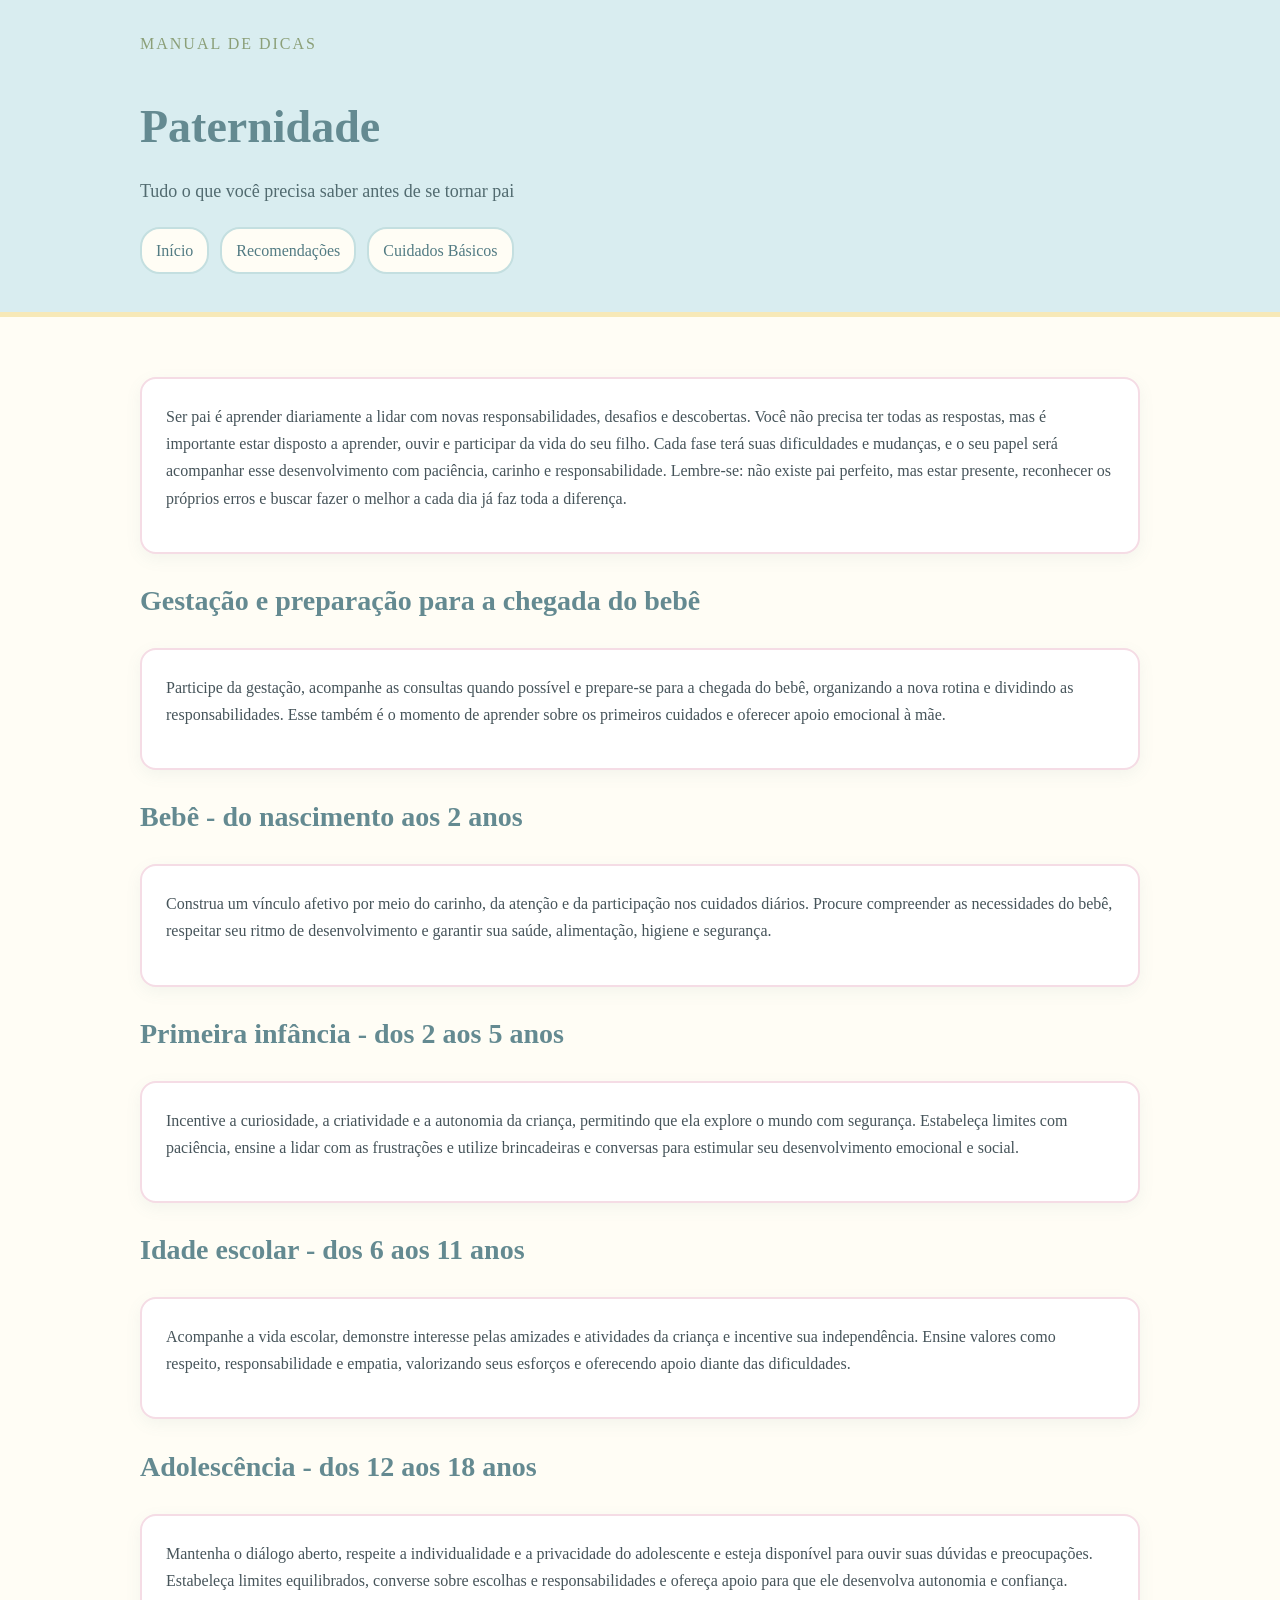
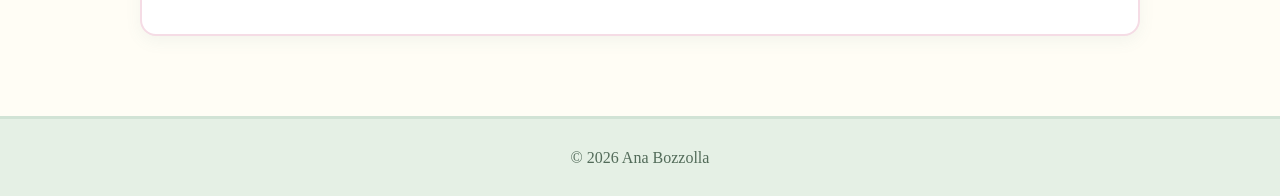
<file: index.html>
<!DOCTYPE html>
<html lang="pt-br">
<head>
    <meta charset="UTF-8">
    <meta name="viewport" content="width=device-width, initial-scale=1.0">
    <title>Paternidade | Início</title>
    <link rel="stylesheet" href="./style/style.css">
</head>
<body>
    <header class="cabecalho">
        <div class="container">
            <p class="etiqueta">Manual de Dicas</p>

            <h1>Paternidade</h1>

            <p class="subtitulo">
                Tudo o que você precisa saber antes de se tornar pai
            </p>

            <nav class="menu-principal">
                <ul class="menu-lista">
                    <li> <a class="menu-link" href="index.html">Início</a> </li>
                    <li> <a class="menu-link" href="./pages/recomendacoes.html">Recomendações</a> </li>
                    <li> <a class="menu-link" href="./pages/cuidados.html">Cuidados Básicos</a> </li>
                </ul>
            </nav>

        </div>

    </header>

    
    <main>
        <section class="secao"> 
            <div class="container">
                <div class="grade-cards">
                    <article class="card">
                        <p>
                            
                            Ser pai é aprender diariamente a lidar com novas responsabilidades, desafios e descobertas. 
                            Você não precisa ter todas as respostas, mas é importante estar disposto a aprender, ouvir e 
                            participar da vida do seu filho. Cada fase terá suas dificuldades e mudanças, e o seu papel será 
                            acompanhar esse desenvolvimento com paciência, carinho e responsabilidade. Lembre-se: não existe 
                            pai perfeito, mas estar presente, reconhecer os próprios erros e buscar fazer o melhor a cada dia 
                            já faz toda a diferença.
                        </p>
                         </div>
                    </article>
                    <h2>Gestação e preparação para a chegada do bebê</h2>
                     <article class="card">
                        
                        <p>
                            Participe da gestação, acompanhe as consultas quando possível e prepare-se para a chegada do bebê, 
                            organizando a nova rotina e dividindo as responsabilidades. Esse também é o momento de aprender sobre 
                            os primeiros cuidados e oferecer apoio emocional à mãe.
                        </p>
                    </article>
                    <h2>Bebê - do nascimento aos 2 anos</h2>
                     <article class="card">
                        
                        <p>
                            Construa um vínculo afetivo por meio do carinho, da atenção e da participação nos cuidados diários. 
                            Procure compreender as necessidades do bebê, respeitar seu ritmo de desenvolvimento e garantir sua saúde, 
                            alimentação, higiene e segurança.
                        </p>
                    </article>
                    <h2>Primeira infância - dos 2 aos 5 anos</h2>
                     <article class="card">
                        
                        <p>
                            Incentive a curiosidade, a criatividade e a autonomia da criança, permitindo que ela explore o mundo com segurança. 
                            Estabeleça limites com paciência, ensine a lidar com as frustrações e utilize brincadeiras e conversas para estimular 
                            seu desenvolvimento emocional e social.
                        </p>
                    </article>
                    <h2>Idade escolar - dos 6 aos 11 anos</h2>
                     <article class="card">
                        
                        <p>
                            Acompanhe a vida escolar, demonstre interesse pelas amizades e atividades da criança e incentive sua independência. 
                            Ensine valores como respeito, responsabilidade e empatia, valorizando seus esforços e oferecendo apoio diante das 
                            dificuldades.
                        </p>
                    </article>
                    <h2>Adolescência - dos 12 aos 18 anos</h2>
                     <article class="card">
                        
                        <p>
                            Mantenha o diálogo aberto, respeite a individualidade e a privacidade do adolescente e esteja disponível para ouvir 
                            suas dúvidas e preocupações. Estabeleça limites equilibrados, converse sobre escolhas e responsabilidades e ofereça 
                            apoio para que ele desenvolva autonomia e confiança.
                        </p>
               
    </main>
    <footer class="rodape">
        <div class="container">
            <p>&copy; 2026 Ana Bozzolla</p>
        </div>
    </footer>

</body>
</html>
</file>
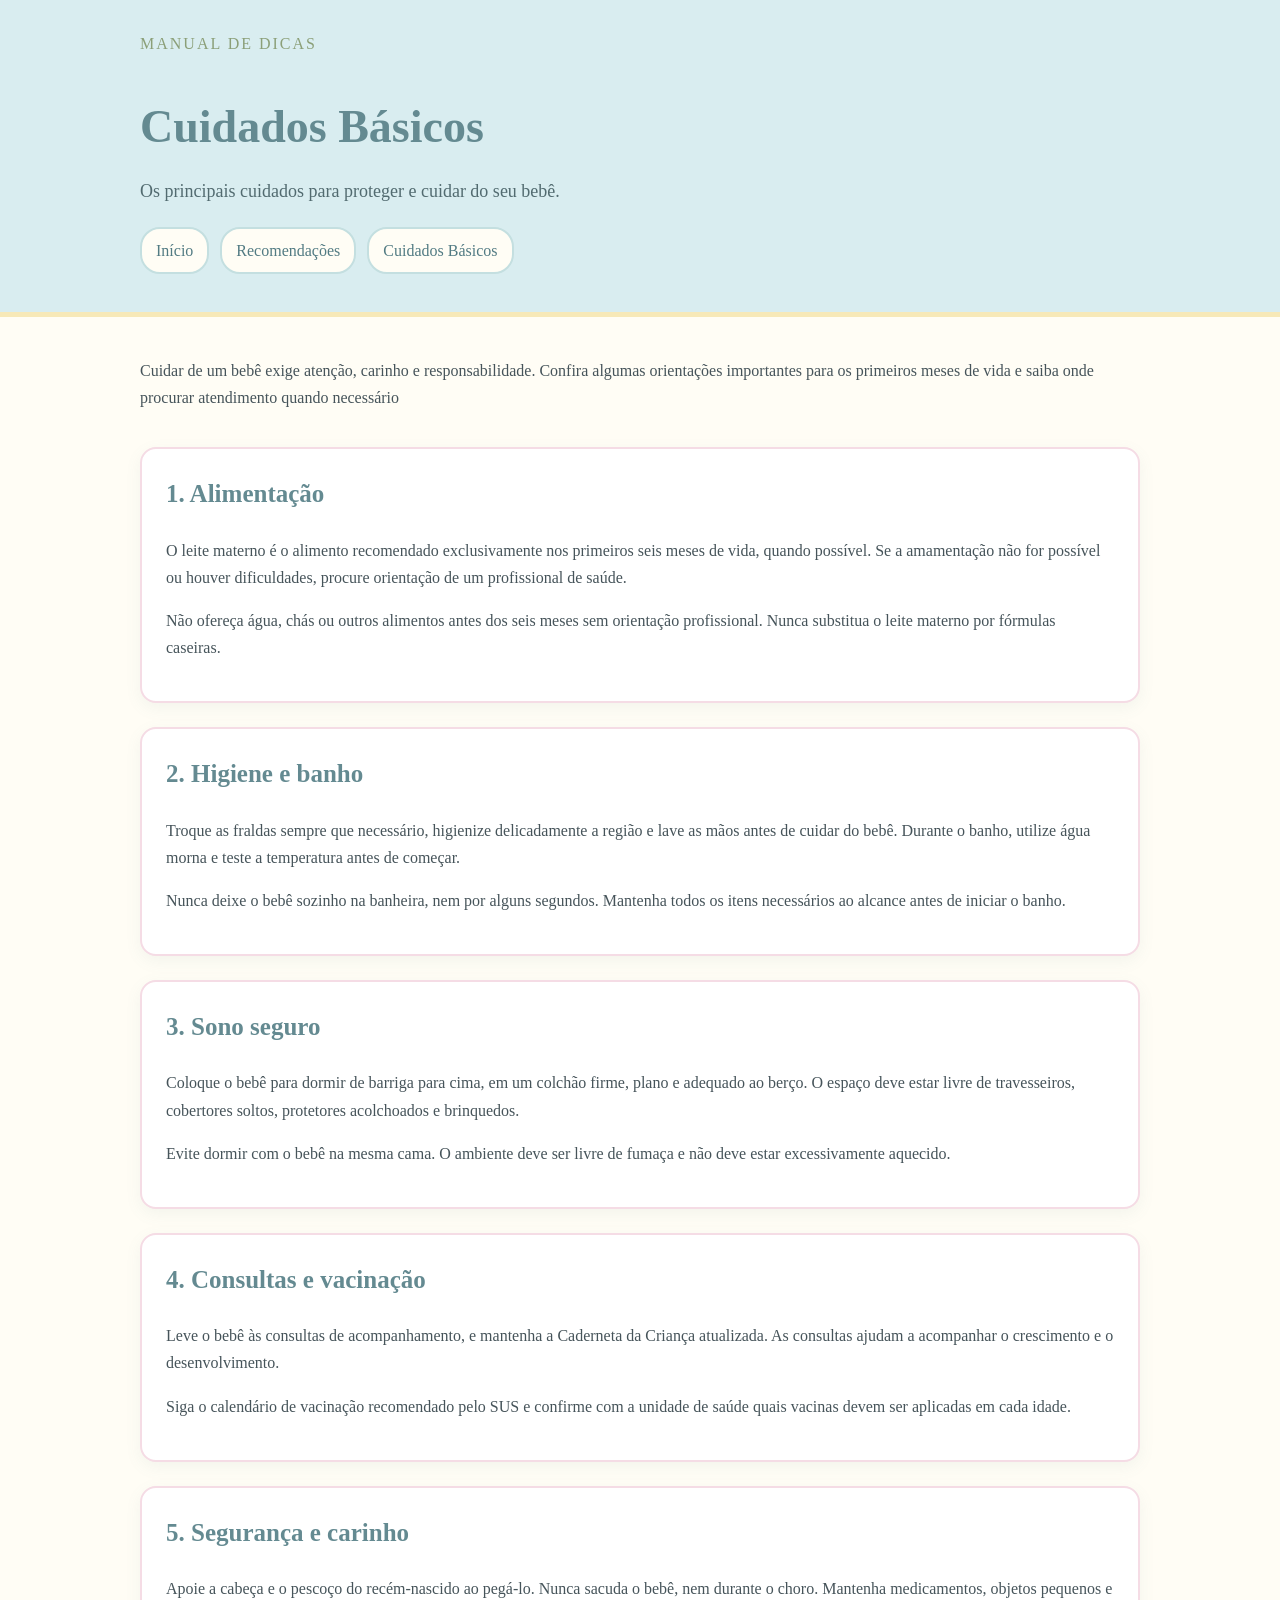
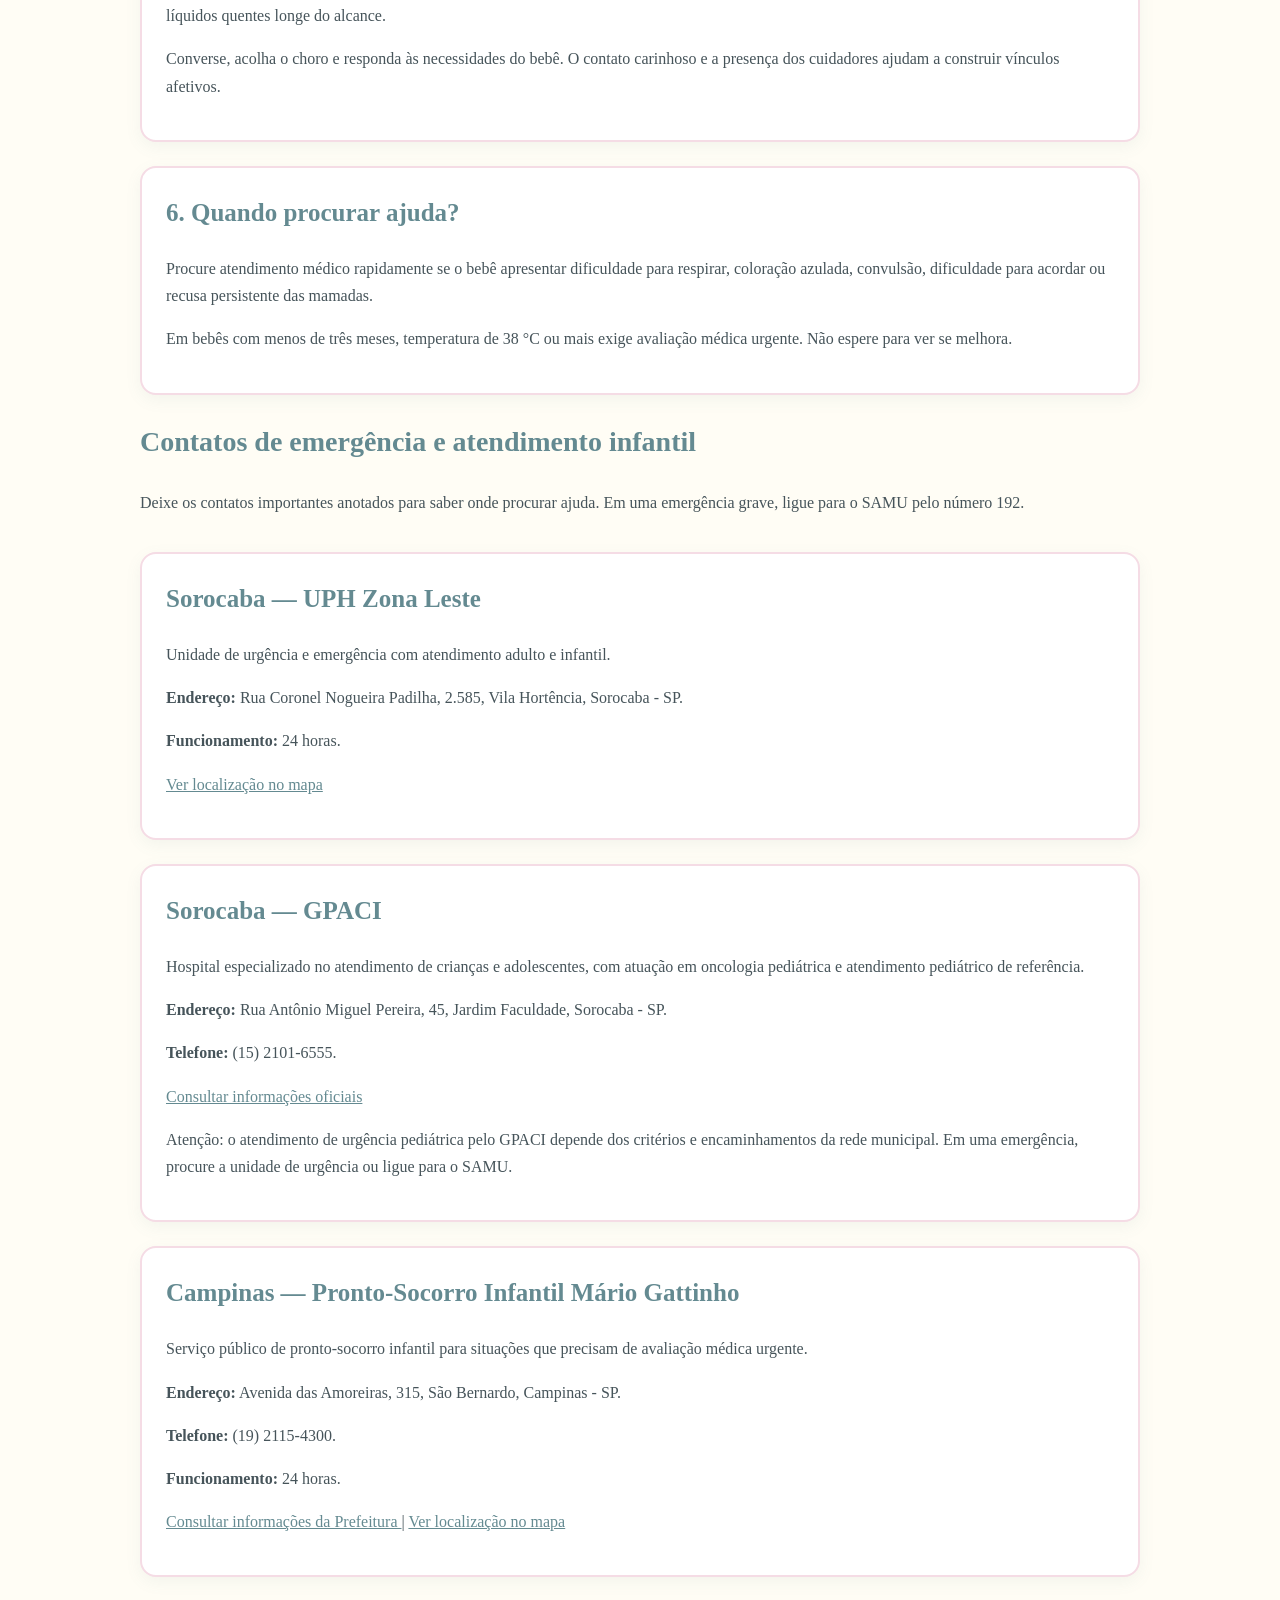
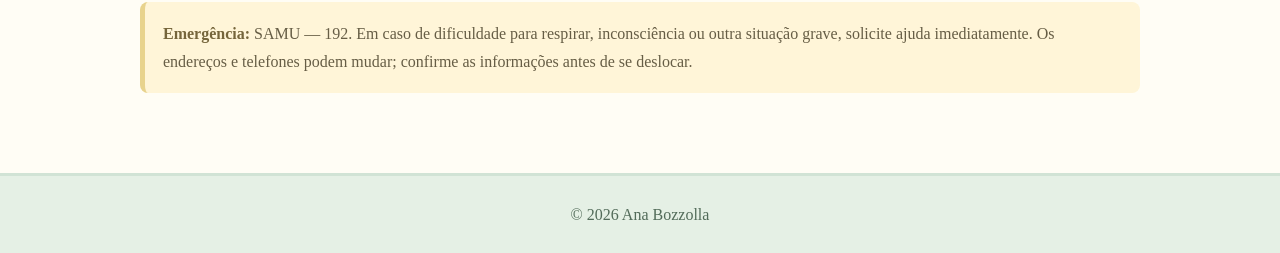
<file: pages/cuidados.html>
<!DOCTYPE html>
<html lang="pt-br">
<head>
    <meta charset="UTF-8">
    <meta name="viewport" content="width=device-width, initial-scale=1.0">
    <title>Paternidade | Cuidados Básicos</title>
    <link rel="stylesheet" href="../style/style.css">
</head>

<body>

    <header class="cabecalho">
        <div class="container">
            <p class="etiqueta">Manual de Dicas</p>

            <h1>Cuidados Básicos</h1>

            <p class="subtitulo">
                Os principais cuidados para proteger e cuidar do seu bebê.
            </p>

            <nav class="menu-principal">
                <ul class="menu-lista">
                    <li><a class="menu-link" href="../index.html">Início</a></li>
                    <li><a class="menu-link" href="./recomendacoes.html">Recomendações</a></li>
                    <li><a class="menu-link" href="./cuidados.html">Cuidados Básicos</a></li>
                </ul>
            </nav>
        </div>
    </header>

    <main>
        <section class="secao">
            <div class="container">

                <p>
                    Cuidar de um bebê exige atenção, carinho e responsabilidade.
                    Confira algumas orientações importantes para os primeiros meses
                    de vida e saiba onde procurar atendimento quando necessário
                </p>

                <div class="grade-cards">

                    <article class="card">
                        <h2>1. Alimentação</h2>
                        <p>
                            O leite materno é o alimento recomendado exclusivamente
                            nos primeiros seis meses de vida, quando possível.
                            Se a amamentação não for possível ou houver dificuldades,
                            procure orientação de um profissional de saúde.
                        </p>
                        <p>
                            Não ofereça água, chás ou outros alimentos antes dos
                            seis meses sem orientação profissional. Nunca substitua
                            o leite materno por fórmulas caseiras.
                        </p>
                    </article>

                    <article class="card">
                        <h2>2. Higiene e banho</h2>
                        <p>
                            Troque as fraldas sempre que necessário, higienize
                            delicadamente a região e lave as mãos antes de cuidar
                            do bebê. Durante o banho, utilize água morna e teste
                            a temperatura antes de começar.
                        </p>
                        <p>
                            Nunca deixe o bebê sozinho na banheira, nem por alguns
                            segundos. Mantenha todos os itens necessários ao alcance
                            antes de iniciar o banho.
                        </p>
                    </article>

                    <article class="card">
                        <h2>3. Sono seguro</h2>
                        <p>
                            Coloque o bebê para dormir de barriga para cima,
                            em um colchão firme, plano e adequado ao berço.
                            O espaço deve estar livre de travesseiros, cobertores
                            soltos, protetores acolchoados e brinquedos.
                        </p>
                        <p>
                            Evite dormir com o bebê na mesma cama. O ambiente
                            deve ser livre de fumaça e não deve estar excessivamente
                            aquecido.
                        </p>
                    </article>

                    <article class="card">
                        <h2>4. Consultas e vacinação</h2>
                        <p>
                            Leve o bebê às consultas de acompanhamento, e mantenha a 
                            Caderneta da Criança atualizada. As consultas ajudam a 
                            acompanhar o crescimento e o desenvolvimento.
                        </p>
                        <p>
                            Siga o calendário de vacinação recomendado pelo SUS
                            e confirme com a unidade de saúde quais vacinas devem
                            ser aplicadas em cada idade.
                        </p>
                    </article>

                    <article class="card">
                        <h2>5. Segurança e carinho</h2>
                        <p>
                            Apoie a cabeça e o pescoço do recém-nascido ao pegá-lo.
                            Nunca sacuda o bebê, nem durante o choro. Mantenha
                            medicamentos, objetos pequenos e líquidos quentes
                            longe do alcance.
                        </p>
                        <p>
                            Converse, acolha o choro e responda às necessidades
                            do bebê. O contato carinhoso e a presença dos cuidadores
                            ajudam a construir vínculos afetivos.
                        </p>
                    </article>

                    <article class="card">
                        <h2>6. Quando procurar ajuda?</h2>
                        <p>
                            Procure atendimento médico rapidamente se o bebê
                            apresentar dificuldade para respirar, coloração azulada,
                            convulsão, dificuldade para acordar ou recusa persistente
                            das mamadas.
                        </p>
                        <p>
                            Em bebês com menos de três meses, temperatura de
                            38 °C ou mais exige avaliação médica urgente.
                            Não espere para ver se melhora.
                        </p>
                    </article>

                </div>

                <h2>Contatos de emergência e atendimento infantil</h2>

                <p>
                    Deixe os contatos importantes anotados para saber onde procurar
                    ajuda. Em uma emergência grave, ligue para o SAMU pelo número 192.
                </p>

                <div class="grade-cards">

                    <article class="card">
                        <h2>Sorocaba — UPH Zona Leste</h2>
                        <p>
                            Unidade de urgência e emergência com atendimento
                            adulto e infantil.
                        </p>
                        <p>
                            <strong>Endereço:</strong> Rua Coronel Nogueira Padilha,
                            2.585, Vila Hortência, Sorocaba - SP.
                        </p>
                        <p>
                            <strong>Funcionamento:</strong> 24 horas.
                        </p>
                        <p>
                            <a href="https://www.google.com/maps/search/?api=1&query=UPH+Zona+Leste+Sorocaba"
                               target="_blank">
                                Ver localização no mapa
                            </a>
                        </p>
                    </article>

                    <article class="card">
                        <h2>Sorocaba — GPACI</h2>
                        <p>
                            Hospital especializado no atendimento de crianças
                            e adolescentes, com atuação em oncologia pediátrica
                            e atendimento pediátrico de referência.
                        </p>
                        <p>
                            <strong>Endereço:</strong> Rua Antônio Miguel Pereira,
                            45, Jardim Faculdade, Sorocaba - SP.
                        </p>
                        <p>
                            <strong>Telefone:</strong> (15) 2101-6555.
                        </p>
                        <p>
                            <a href="https://www.gpaci.org.br/sobre"
                               target="_blank">
                                Consultar informações oficiais
                            </a>
                        </p>
                        <p>
                            Atenção: o atendimento de urgência pediátrica pelo
                            GPACI depende dos critérios e encaminhamentos da
                            rede municipal. Em uma emergência, procure a unidade
                            de urgência ou ligue para o SAMU.
                        </p>
                    </article>

                    <article class="card">
                        <h2>Campinas — Pronto-Socorro Infantil Mário Gattinho</h2>
                        <p>
                            Serviço público de pronto-socorro infantil para
                            situações que precisam de avaliação médica urgente.
                        </p>
                        <p>
                            <strong>Endereço:</strong> Avenida das Amoreiras,
                            315, São Bernardo, Campinas - SP.
                        </p>
                        <p>
                            <strong>Telefone:</strong> (19) 2115-4300.
                        </p>
                        <p>
                            <strong>Funcionamento:</strong> 24 horas.
                        </p>
                        <p>
                            <a href="https://campinas.sp.gov.br/servico/passar-em-atendimento-em-pronto-socorro"
                               target="_blank">
                                Consultar informações da Prefeitura
                            </a>
                            |
                            <a href="https://www.google.com/maps/search/?api=1&query=Pronto+Socorro+Infantil+Mario+Gattinho+Campinas"
                               target="_blank">
                                Ver localização no mapa
                            </a>
                        </p>
                    </article>

                </div>

                <div class="aviso">
                    <strong>Emergência:</strong>
                    SAMU — 192. Em caso de dificuldade para respirar,
                    inconsciência ou outra situação grave, solicite ajuda
                    imediatamente. Os endereços e telefones podem mudar;
                    confirme as informações antes de se deslocar.
                </div>

            </div>
        </section>
    </main>

    <footer class="rodape">
        <div class="container">
            <p>&copy; 2026 Ana Bozzolla</p>
        </div>
    </footer>

</body>
</html>
</file>
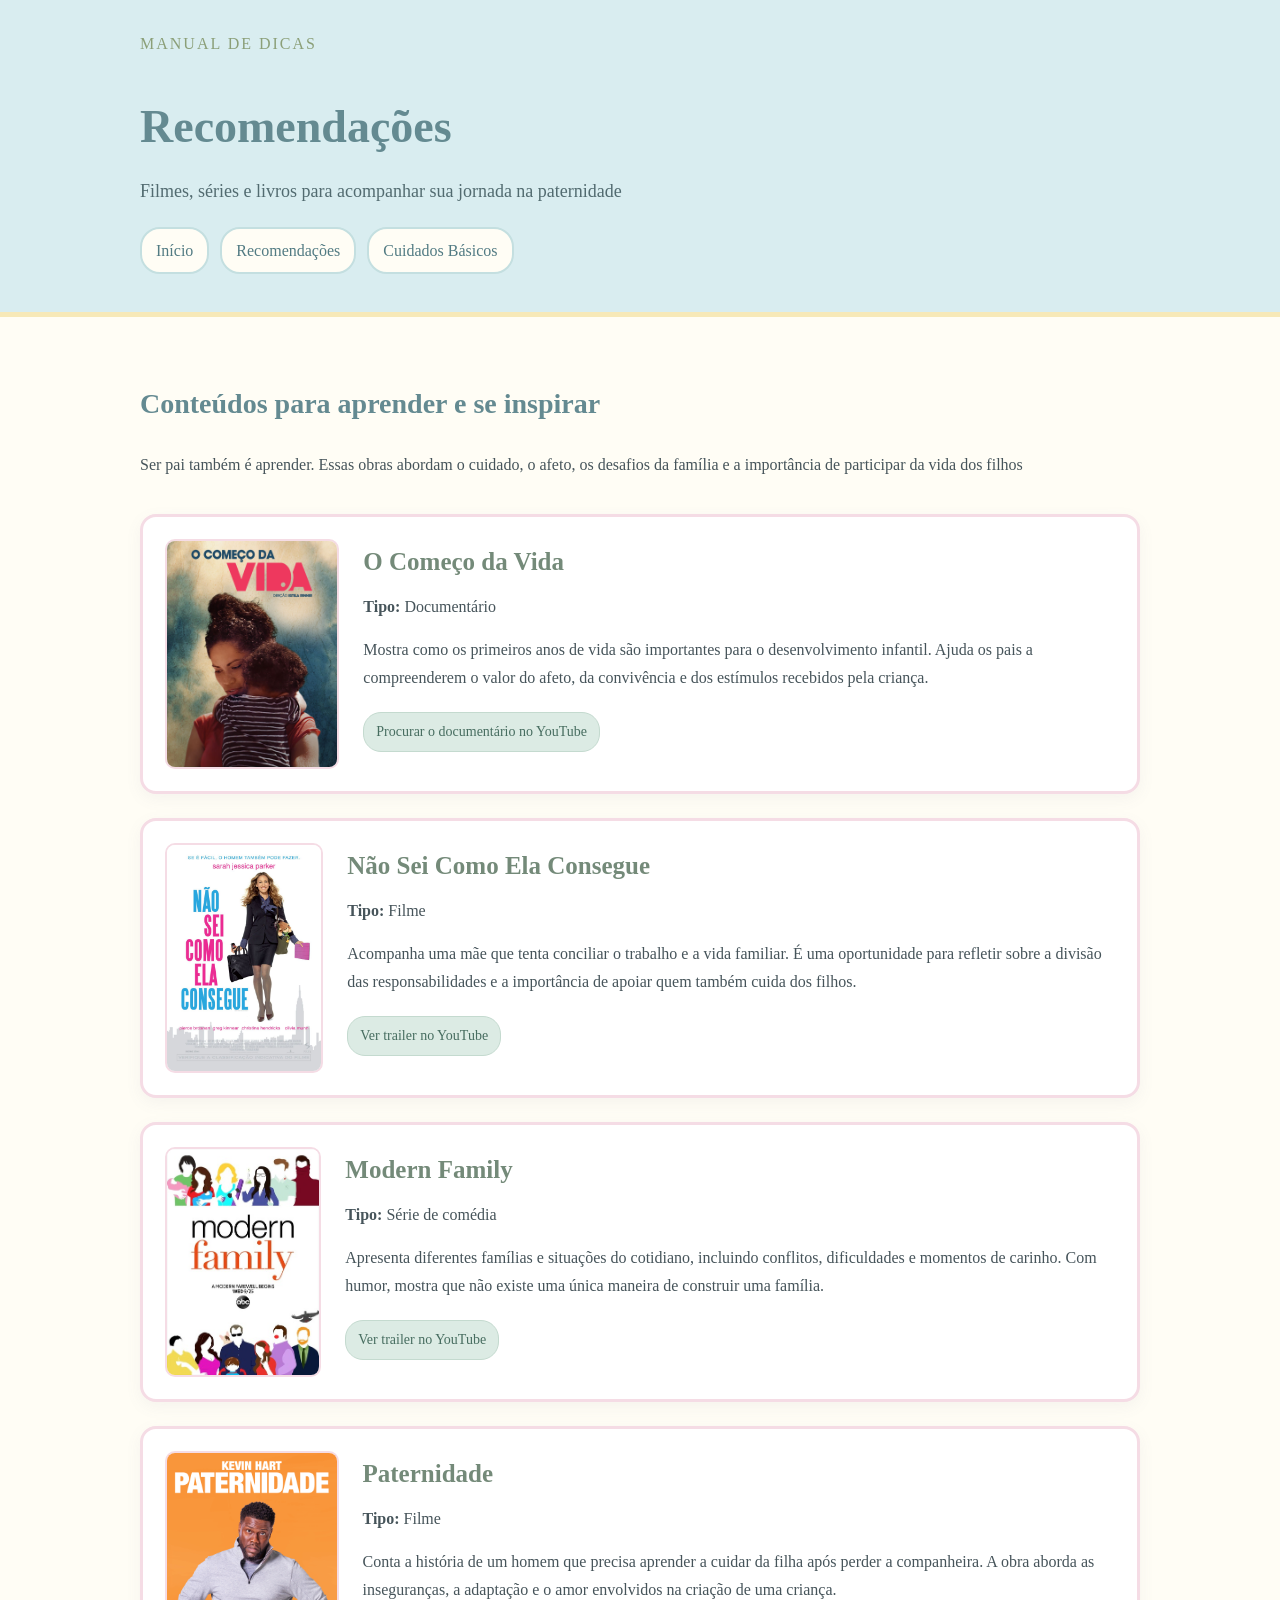
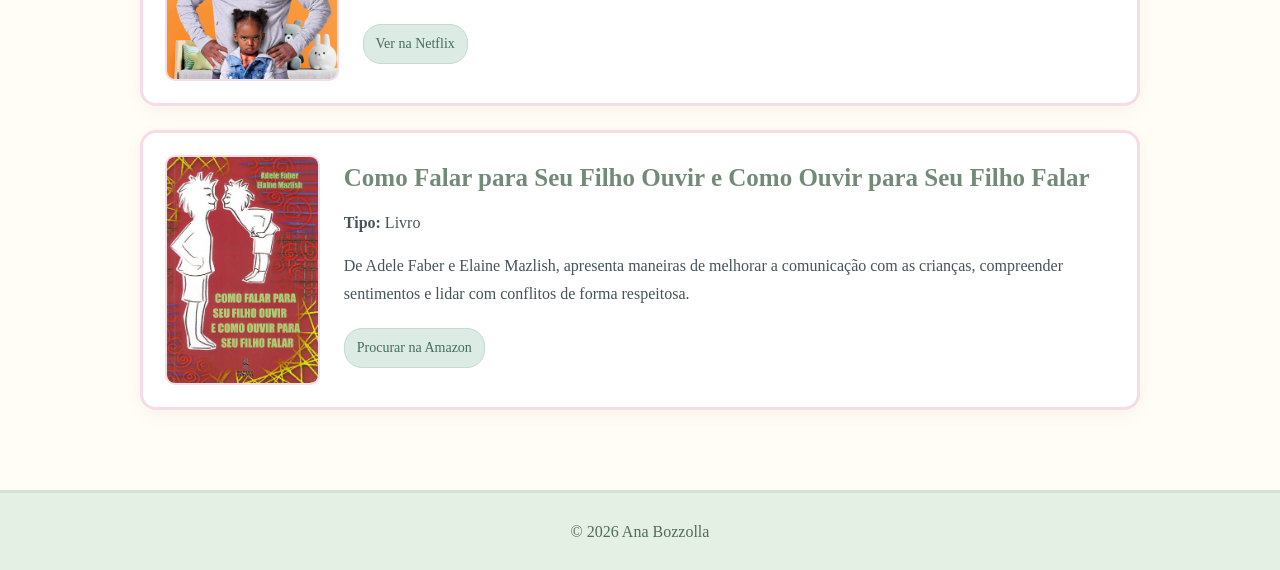
<file: pages/recomendacoes.html>
<!DOCTYPE html>
<html lang="pt-br">
<head>
    <meta charset="UTF-8">
    <meta name="viewport" content="width=device-width, initial-scale=1.0">
    <title>Paternidade | Recomendações</title>
    <link rel="stylesheet" href="../style/style.css">
</head>

<body>

    <header class="cabecalho">
        <div class="container">

            <p class="etiqueta">Manual de Dicas</p>

            <h1>Recomendações</h1>

            <p class="subtitulo">
                Filmes, séries e livros para acompanhar sua jornada na paternidade
            </p>

            <nav class="menu-principal">
                <ul class="menu-lista">
                    <li><a class="menu-link" href="../index.html">Início</a></li>
                    <li><a class="menu-link" href="./recomendacoes.html">Recomendações</a></li>
                    <li><a class="menu-link" href="./cuidados.html">Cuidados Básicos</a></li>
                </ul>
            </nav>

        </div>
    </header>

    <main>
        <section class="secao">
            <div class="container">

                <h2>Conteúdos para aprender e se inspirar</h2>

                <p>
                    Ser pai também é aprender. Essas obras abordam o cuidado,
                    o afeto, os desafios da família e a importância de participar
                    da vida dos filhos
                </p>

                <div class="lista-recomendacoes">

                    <article class="recomendacao">
                        <img src="../img/filme1.jpg"
                             alt="Cartaz do documentário O Começo da Vida">

                        <div class="texto-recomendacao">
                            <h2>O Começo da Vida</h2>
                            <p><strong>Tipo:</strong> Documentário</p>
                            <p>
                                Mostra como os primeiros anos de vida são importantes
                                para o desenvolvimento infantil. Ajuda os pais a
                                compreenderem o valor do afeto, da convivência e
                                dos estímulos recebidos pela criança.
                            </p>

                            
                            <p>
                                <a href="https://www.youtube.com/results?search_query=O+Come%C3%A7o+da+Vida+document%C3%A1rio+oficial"
                                    target="_blank"> Procurar o documentário no YouTube </a>
                                </p>
                        </div>
                    </article>

                    <article class="recomendacao">
                        <img src="../img/filme2.jpeg"
                             alt="Cartaz do filme Não Sei Como Ela Consegue">

                        <div class="texto-recomendacao">
                            <h2>Não Sei Como Ela Consegue</h2>
                            <p><strong>Tipo:</strong> Filme</p>
                            <p>
                                Acompanha uma mãe que tenta conciliar o trabalho
                                e a vida familiar. É uma oportunidade para refletir
                                sobre a divisão das responsabilidades e a importância
                                de apoiar quem também cuida dos filhos.
                            </p>
                            
                            <p>
                                <a href="https://www.youtube.com/results?search_query=N%C3%A3o+Sei+Como+Ela+Consegue+trailer+oficial"
                                target="_blank"> Ver trailer no YouTube </a> 
                            </p>

                        </div>
                    </article>

                    <article class="recomendacao">
                        <img src="../img/filme3.jpeg"
                             alt="Imagem de divulgação da série Modern Family">

                        <div class="texto-recomendacao">
                            <h2>Modern Family</h2>
                            <p><strong>Tipo:</strong> Série de comédia</p>
                            <p>
                                Apresenta diferentes famílias e situações do cotidiano,
                                incluindo conflitos, dificuldades e momentos de carinho.
                                Com humor, mostra que não existe uma única maneira de
                                construir uma família.
                            </p>

                            <p>
                                <a href="https://www.youtube.com/results?search_query=Modern+Family+trailer+oficial"
                                target="_blank">
                                    Ver trailer no YouTube</a>
                            </p>

                        </div>
                    </article>

                    <article class="recomendacao">
                        <img src="../img/filme4.jpeg"
                             alt="Cartaz do filme Paternidade">

                        <div class="texto-recomendacao">
                            <h2>Paternidade</h2>
                            <p><strong>Tipo:</strong> Filme</p>
                            <p>
                                Conta a história de um homem que precisa aprender a
                                cuidar da filha após perder a companheira. A obra aborda
                                as inseguranças, a adaptação e o amor envolvidos na
                                criação de uma criança.
                            </p>

                            <p>
                                <a href="https://www.netflix.com/br/title/81435227"
                                target="_blank"> Ver na Netflix </a>
                            </p>

                        </div>
                    </article>

                    <article class="recomendacao">
                        <img src="../img/livro1.jpeg"
                             alt="Capa do livro Como Falar para Seu Filho Ouvir e Como Ouvir para Seu Filho Falar">

                        <div class="texto-recomendacao">
                            <h2>Como Falar para Seu Filho Ouvir e Como Ouvir para Seu Filho Falar</h2>
                            <p><strong>Tipo:</strong> Livro</p>
                            <p>
                                De Adele Faber e Elaine Mazlish, apresenta maneiras
                                de melhorar a comunicação com as crianças, compreender
                                sentimentos e lidar com conflitos de forma respeitosa.
                            </p>

                            <p>
                                <a href="https://www.amazon.com.br/s?k=Como+Falar+para+Seu+Filho+Ouvir"
                                target="_blank"> Procurar na Amazon </a>
                            </p>

                        </div>
                    </article>

                </div>
            </div>
        </section>
    </main>

    <footer class="rodape">
        <div class="container">
            <p>&copy; 2026 Ana Bozzolla</p>
        </div>
    </footer>

</body>
</html>
</file>
<file: style/style.css>
* {
    box-sizing: border-box;
}

body {
    margin: 0;
    background-color: #fffdf5;
    color: #46545a;

    font-family: Georgia, Times, 'Times New Roman', serif;
    font-size: 16px;
    line-height: 1.7;
}

/* titulos */

h1, h2, h3 {
    color: #648a91;
}

h1 {
    font-size: 46px;
    margin-bottom: 10px;
}

h2 {
    font-size: 28px;
}

h3 {
    font-size: 22px;
}

p {
    margin-top: 0;
}

a {
    color: #648a91;
}

.container {
    width: 90%;
    max-width: 1000px;
    margin: 0 auto;
}

/* cabeçalho */

.cabecalho {
    background-color: #d9edf0;
    color: #465f65;
    padding: 30px 0;
    border-bottom: 5px solid #f7e9b8;
}


.etiqueta {
    margin-bottom: 5px;
    color: #8b9f78;
    font-size: 16px;
    letter-spacing: 2px;
    text-transform: uppercase;
}

.subtitulo {
    font-size: 18px;
    color: #526b70;
}

/* menu */

.menu-lista {
    margin: 20px 0 0;
    padding: 0;
    list-style: none;
}

.menu-lista li {
    display: inline-block;
    margin-right: 7px;
    margin-bottom: 8px;
}

.menu-link {
    display: inline-block;
    padding: 8px 14px;

    background-color: #fffdf5;
    color: #527b83;

    border: 2px solid #c4dfe0;
    border-radius: 20px;

    text-decoration: none;
}

/*.menu-link:hover {
    background-color: #f7e9b8;
    border-color: #ead99b;
    color: #5d6850;
}*/

.secao {
    padding: 40px 0;
}


.grade-cards {
    display: grid;
    gap: 24px;
    padding-top: 20px;
}

/* cards */

.card {
    padding: 24px;

    background-color: #ffffff;
    border: 2px solid #f5dce5;;
    border-radius: 16px;

    box-shadow: 0 5px 16px rgba(105, 140, 135, 0.08);
}

.card h2 {
    margin-top: 0;
    font-size: 25px;
    color: #648a91;
}

/* recomendaçoes */

.lista-recomendacoes {
    display: grid;
    gap: 24px;
    padding-top: 20px;
}

.recomendacao {
    display: flex;
    align-items: center;
    gap: 24px;

    padding: 22px;

    background-color: #ffffff;
    border: 3px solid #f5dce5;;
    border-radius: 16px;

    box-shadow: 0 5px 16px rgba(120, 110, 145, 0.07);
}

.recomendacao img {
    width: 180px;
    height: 230px;

    object-fit: cover;
    border-radius: 10px;
    border: 2px solid #f5dce5;;
}

.texto-recomendacao h2 {
    margin-top: 0;
    margin-bottom: 10px;
    color: #748a79;
    font-size: 25px;
}

.texto-recomendacao a {
    display: inline-block;
    margin-top: 5px;
    padding: 7px 12px;

    background-color: #dcebe4;
    color: #476d60;

    border: 1px solid #c4dacf;
    border-radius: 18px;

    text-decoration: none;
    font-size: 14px;
}

/* cuidados */

.lista-cuidados {
    padding-left: 22px;
}

.lista-cuidados li {
    margin-bottom: 10px;
}

.aviso {
    margin-top: 25px;
    padding: 18px;

    background-color: #fff5d8;
    color: #665d45;

    border-left: 5px solid #e8d38d;
    border-radius: 8px;
}

.aviso strong {
    color: #75653b;
}

/* footer */

.rodape {
    margin-top: 40px;
    padding: 25px;

    background-color: #e5f0e5;
    color: #526b59;

    border-top: 3px solid #d1e3d5;
    text-align: center;
}

.rodape p {
    margin-bottom: 0;
}

.rodape address {
    font-style: normal;
}

.rodape a {
    text-decoration: none;
}
</file>
